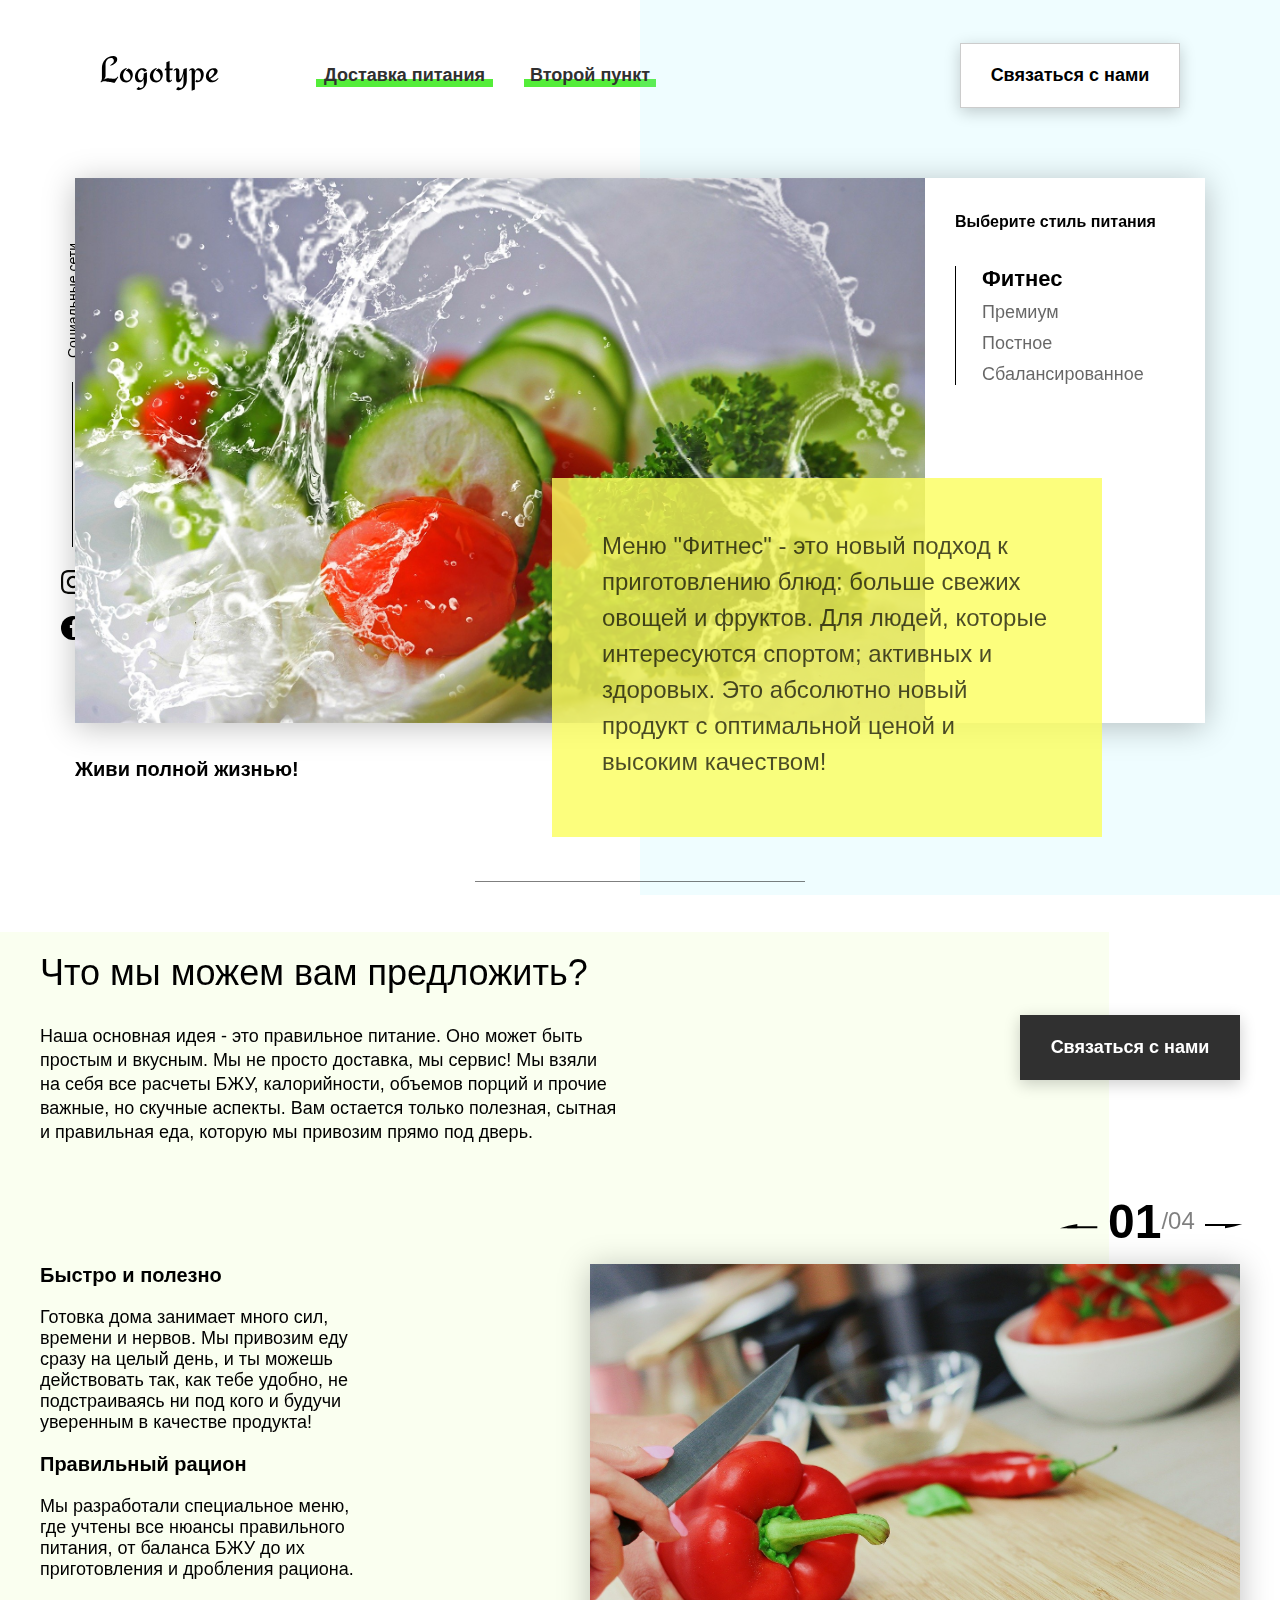
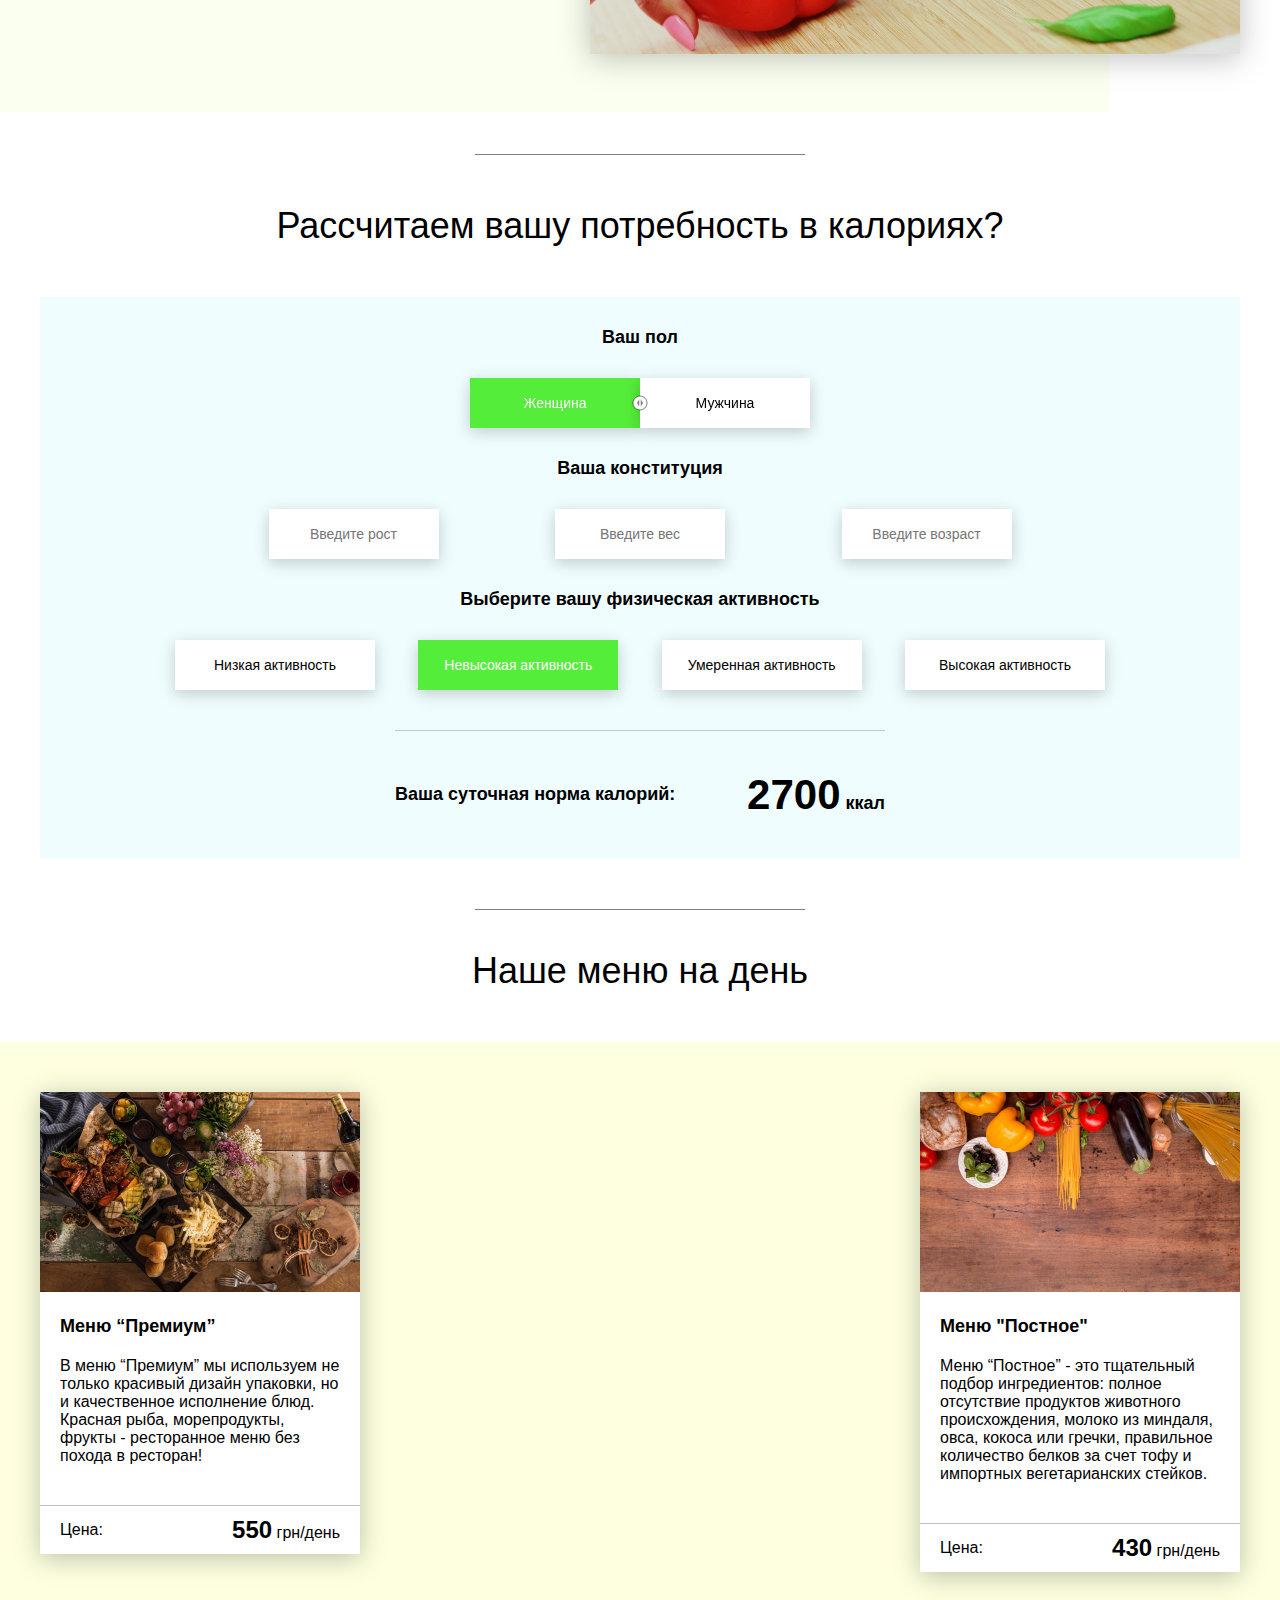
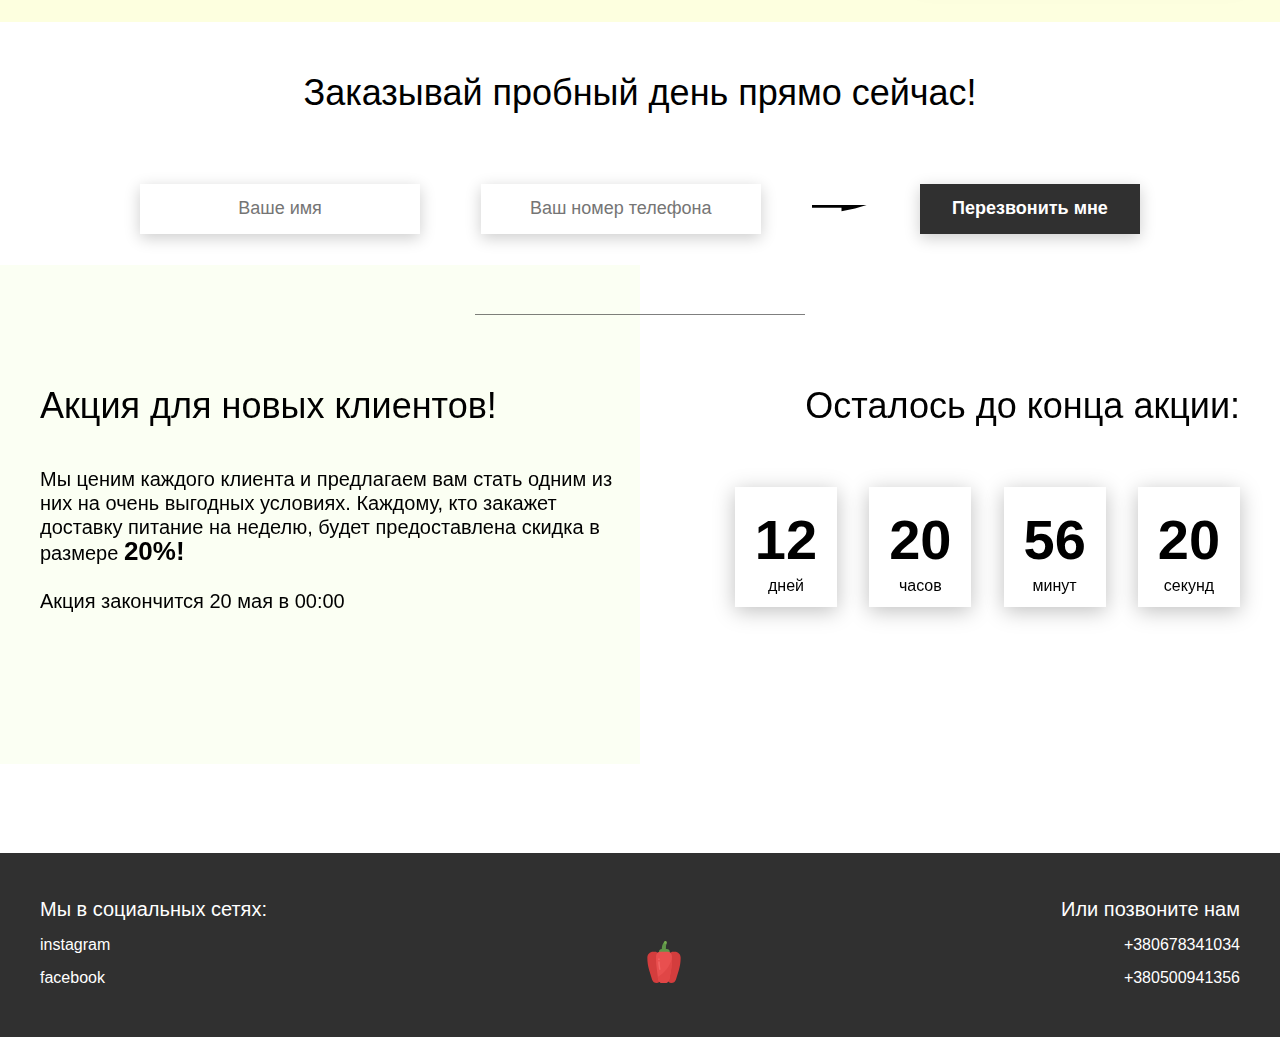
<file: HW5(2)/index.html>
<!DOCTYPE html>
<html lang="en">
<head>
	<meta charset="UTF-8">
	<meta name="viewport" content="width=device-width, initial-scale=1.0">
	<title>Food 5/2</title>
	<link rel="stylesheet" href="css/style.css">
</head>
<body>
<header class="header">
	<div class="header__left-block">
		<div class="header__logo">
			<img src="icons/logo.svg" alt="Логотип">
		</div>
		<nav class="header__links">
			<a href="#" class="header__link">Доставка питания</a>
			<a href="#" class="header__link">Второй пункт</a>
		</nav>
	</div>
	<div class="header__right-block">
		<button data-modal class="btn btn_white">Связаться с нами</button>
	</div>
</header>
<div class="sidepanel">
	<div class="sidepanel__text"><span>Социальные сети</span></div>
	<div class="sidepanel__divider"></div>
	<a href="#" class="sidepanel__icon">
		<img src="icons/instagram.svg" alt="instagram">
	</a>
	<a href="#" class="sidepanel__icon">
		<img src="icons/facebook.svg" alt="facebook">
	</a>
</div>

<div class="preview">
	<div class="bgc_blue"></div>
	<div class="container">
		<div class="tabcontainer">
			<div class="tabcontent">
				<img src="img/tabs/vegy.jpg" alt="vegy">
				<div class="tabcontent__descr">
					Меню "Фитнес" - это новый подход к приготовлению блюд: больше свежих овощей и фруктов. Для людей,
					которые интересуются спортом; активных и здоровых. Это абсолютно новый продукт с оптимальной ценой и
					высоким качеством!
				</div>
			</div>
			<div class="tabcontent">
				<img src="img/tabs/elite.jpg" alt="elite">
				<div class="tabcontent__descr">
					Меню “Премиум” - мы используем не только красивый дизайн упаковки, но и качественное исполнение
					блюд. Красная рыба, морепродукты, фрукты - ресторанное меню без похода в ресторан!
				</div>
			</div>
			<div class="tabcontent">
				<img src="img/tabs/post.jpg" alt="post">
				<div class="tabcontent__descr">
					Наше специальное “Постное меню” - это тщательный подбор ингредиентов: полное отсутствие продуктов
					животного происхождения. Полная гармония с собой и природой в каждом элементе! Все будет Ом!
				</div>
			</div>
			<div class="tabcontent">
				<img src="img/tabs/hamburger.jpg" alt="vegy">
				<div class="tabcontent__descr">
					Меню "Сбалансированное" - это соответствие вашего рациона всем научным рекомендациям. Мы тщательно
					просчитываем вашу потребность в к/б/ж/у и создаем лучшие блюда для вас.
				</div>
			</div>
			<div class="tabheader">
				<h3>Выберите стиль питания</h3>
				<div class="tabheader__items">
					<div class="tabheader__item tabheader__item_active">Фитнес</div>
					<div class="tabheader__item">Премиум</div>
					<div class="tabheader__item">Постное</div>
					<div class="tabheader__item">Сбалансированное</div>
				</div>
			</div>
		</div>
		<div class="preview__life">Живи полной жизнью!</div>
	</div>
</div>

<div class="divider"></div>

<div class="offer">
	<div class="bgc_y"></div>
	<div class="container">
		<div class="offer__text">
			<h2 class="title">Что мы можем вам предложить?</h2>
			<div class="offer__descr">
				Наша основная идея - это правильное питание. Оно может быть простым и вкусным. Мы не просто доставка, мы
				сервис! Мы взяли на себя все расчеты БЖУ, калорийности, объемов порций и прочие важные, но скучные
				аспекты. Вам остается только полезная, сытная и правильная еда, которую мы привозим прямо под дверь.
			</div>
		</div>
		<div class="offer__action">
			<button data-modal class="btn btn_dark">Связаться с нами</button>
		</div>
	</div>
	<div class="container">
		<div class="offer__advantages">
			<h2>Быстро и полезно</h2>
			<div class="offer__advantages-text">
				Готовка дома занимает много сил, времени и нервов. Мы привозим еду сразу на целый день, и ты можешь
				действовать так, как тебе удобно, не подстраиваясь ни под кого и будучи уверенным в качестве продукта!
			</div>
			<h2>Правильный рацион</h2>
			<div class="offer__advantages-text">
				Мы разработали специальное меню, где учтены все нюансы правильного питания, от баланса БЖУ до их
				приготовления и дробления рациона.
			</div>
		</div>
		<div class="offer__slider">
			<div class="offer__slider-counter">
				<div class="offer__slider-prev">
					<img src="icons/left.svg" alt="prev">
				</div>
				<span id="current">03</span>
				/
				<span id="total">04</span>
				<div class="offer__slider-next">
					<img src="icons/right.svg" alt="next">
				</div>
			</div>
			<div class="offer__slider-wrapper">
				<div class="offer__slide">
					<img src="img/slider/pepper.jpg" alt="pepper">
				</div>
				<!-- <div class="offer__slide">
					<img src="img/slider/food-12.jpg" alt="food">
				</div>
				<div class="offer__slide">
					<img src="img/slider/olive-oil.jpg" alt="oil">
				</div>
				<div class="offer__slide">
					<img src="img/slider/paprika.jpg" alt="paprika">
				</div> -->
			</div>
		</div>
	</div>
</div>

<div class="divider"></div>

<div class="calculating">
	<div class="container">
		<h2 class="title">Рассчитаем вашу потребность в калориях?
		</h2>
		<div class="calculating__field">
			<div class="calculating__subtitle">
				Ваш пол
			</div>
			<div class="calculating__choose" id="gender">
				<div class="calculating__choose-item calculating__choose-item_active">Женщина</div>
				<div class="calculating__choose-item">Мужчина</div>
			</div>

			<div class="calculating__subtitle">
				Ваша конституция
			</div>
			<div class="calculating__choose calculating__choose_medium">
				<input type="text" id="height" placeholder="Введите рост" class="calculating__choose-item">
				<input type="text" id="weight" placeholder="Введите вес" class="calculating__choose-item">
				<input type="text" id="age" placeholder="Введите возраст" class="calculating__choose-item">
			</div>

			<div class="calculating__subtitle">
				Выберите вашу физическая активность
			</div>
			<div class="calculating__choose calculating__choose_big">
				<div id="low" class="calculating__choose-item">Низкая активность</div>
				<div id="small" class="calculating__choose-item calculating__choose-item_active">Невысокая активность
				</div>
				<div id="medium" class="calculating__choose-item">Умеренная активность</div>
				<div id="high" class="calculating__choose-item">Высокая активность</div>
			</div>

			<div class="calculating__divider"></div>

			<div class="calculating__total">
				<div class="calculating__subtitle">
					Ваша суточная норма калорий:
				</div>
				<div class="calculating__result">
					<span>2700</span> ккал
				</div>
			</div>
		</div>
	</div>
</div>

<div class="divider"></div>

<div class="menu">
	<h2 class="title">Наше меню на день</h2>

	<div class="menu__field">
		<div id="cardWrapper" class="container">
			<div class="menu__item">
				<img src="img/tabs/elite.jpg" alt="elite">
				<h3 class="menu__item-subtitle">Меню “Премиум”</h3>
				<div class="menu__item-descr">В меню “Премиум” мы используем не только красивый дизайн упаковки, но и
					качественное исполнение блюд. Красная рыба, морепродукты, фрукты - ресторанное меню без похода в
					ресторан!
				</div>
				<div class="menu__item-divider"></div>
				<div class="menu__item-price">
					<div class="menu__item-cost">Цена:</div>
					<div class="menu__item-total"><span>550</span> грн/день</div>
				</div>
			</div>
			<div class="menu__item">
				<img src="img/tabs/post.jpg" alt="post">
				<h3 class="menu__item-subtitle">Меню "Постное"</h3>
				<div class="menu__item-descr">Меню “Постное” - это тщательный подбор ингредиентов: полное отсутствие
					продуктов животного происхождения, молоко из миндаля, овса, кокоса или гречки, правильное количество
					белков за счет тофу и импортных вегетарианских стейков.
				</div>
				<div class="menu__item-divider"></div>
				<div class="menu__item-price">
					<div class="menu__item-cost">Цена:</div>
					<div class="menu__item-total"><span>430</span> грн/день</div>
				</div>
			</div>
		</div>
	</div>
</div>

<div class="order">
	<div class="container">
		<div class="title">Заказывай пробный день прямо сейчас!</div>
		<form action="#" class="order__form">
			<input required placeholder="Ваше имя" name="name" type="text" class="order__input">
			<input required placeholder="Ваш номер телефона" name="phone" type="phone" class="order__input">
			<img src="icons/right.svg" alt="right">
			<button class="btn btn_dark btn_min">Перезвонить мне</button>
		</form>
	</div>
</div>

<div class="divider"></div>

<div class="promotion">
	<div class="bgc_y"></div>
	<div class="container">
		<div class="promotion__text">
			<div class="title">Акция для новых клиентов!</div>
			<div class="promotion__descr">
				Мы ценим каждого клиента и предлагаем вам стать одним из них на очень выгодных условиях.
				Каждому, кто закажет доставку питание на неделю, будет предоставлена скидка в размере <span>20%!</span>
				<br><br>
				Акция закончится 20 мая в 00:00
			</div>
		</div>
		<div class="promotion__timer">
			<div class="title">Осталось до конца акции:</div>
			<div class="timer">
				<div class="timer__block">
					<span id="days">12</span>
					дней
				</div>
				<div class="timer__block">
					<span id="hours">20</span>
					часов
				</div>
				<div class="timer__block">
					<span id="minutes">56</span>
					минут
				</div>
				<div class="timer__block">
					<span id="seconds">20</span>
					секунд
				</div>
			</div>
		</div>
	</div>
</div>

<footer class="footer">
	<div class="container">
		<div class="social">
			<div class="subtitle">Мы в социальных сетях:</div>
			<a href="#" class="link">instagram</a>
			<a href="#" class="link">facebook</a>
		</div>
		<div class="pepper">
			<img src="icons/veg.svg" alt="pepper">
		</div>
		<div class="call">
			<div class="subtitle">Или позвоните нам</div>
			<a href="#" class="link">+380678341034</a>
			<a href="#" class="link">+380500941356</a>
		</div>
	</div>
</footer>

<div class="modal">
	<div class="modal__dialog">
		<div class="modal__content">
			<form action="#">
				<div class="modal__close">&times;</div>
				<div class="modal__title">Мы свяжемся с вами как можно быстрее!</div>
				<input required placeholder="Ваше имя" name="name" type="text" class="modal__input">
				<input required placeholder="Ваш номер телефона" name="phone" type="phone" class="modal__input">
				<button class="btn btn_dark btn_min">Перезвонить мне</button>
			</form>
		</div>
	</div>
</div>
<script src="js/app.js"></script>
</body>
</html>
</file>
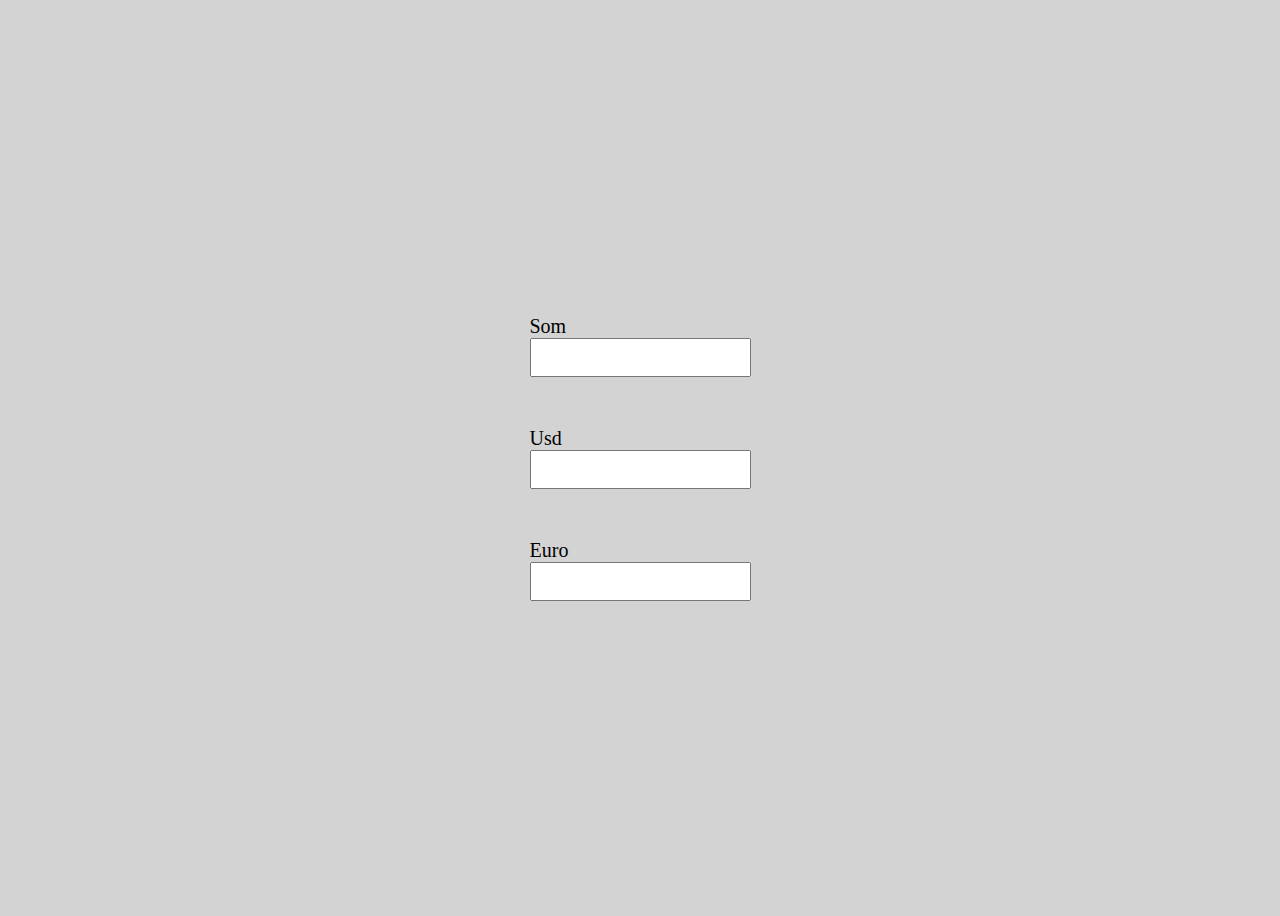
<file: hw6/index.html>
<!DOCTYPE html>
<html lang="en">
<head>
    <meta charset="UTF-8">
    <meta http-equiv="X-UA-Compatible" content="IE=edge">
    <meta name="viewport" content="width=device-width, initial-scale=1.0">
    <title>HW6</title>
    <link rel="stylesheet" href="style.css">
</head>
<body>
    <div class="wrapper">
        <div class="som">
            <label for="som">Som</label>
            <input type="number" id="som">
        </div>
        <div class="usd">
            <label for="usd">Usd</label>
            <input type="number" id="usd">
        </div>
        <div class="eur">
          <label for="eur">Euro</label>
            <input type="number" id="eur">
        </div>
    </div>
</body>
<script src="app.js"></script>
</html>
</file>
<file: HW5(2)/css/style.css>
* {
    box-sizing: border-box;
    margin: 0;
    padding: 0;
    font-family: Roboto, sans-serif;
}

a {
    text-decoration: none;
}

.btn {
    width: 220px;
    height: 65px;
    display: flex;
    justify-content: center;
    align-items: center;
    background-color: #fff;
    font-size: 18px;
    font-weight: 700;
    border: 1px solid rgba(0, 0, 0, 0.2);
    box-shadow: 0 4px 15px rgba(0, 0, 0, 0.2);
    cursor: pointer;
    transition: 0.3s all;
    outline: 0;
}

.btn_white {
    background-color: #fff;
}

.btn_dark {
    background-color: #303030;
    color: #fff;
    border: none;
}

.btn_min {
    height: 50px;
}

.btn:hover {
    box-shadow: 0 4px 30px rgba(0, 0, 0, 0.3);
}

.container {
    max-width: 1200px;
    margin: 0 auto;
}

.divider {
    width: 330px;
    height: 1px;
    margin: 0 auto;
    background-color: rgba(0, 0, 0, 0.5);
}

.title {
    font-size: 36px;
    font-weight: 400;
}

.header {
    display: flex;
    justify-content: space-between;
    align-items: center;
    height: 150px;
    padding: 0 100px;
}

.header__left-block {
    display: flex;
    justify-content: space-between;
    min-width: 550px;
}

.header__logo {
    max-width: 170px;
}

.header__logo img {
    width: 100%;
}

.header__links {
    display: flex;
    align-items: center;
}

.header__link {
    position: relative;
    margin-right: 45px;
    font-weight: 700;
    font-size: 18px;
    color: #303030;
}

.header__link:after {
    content: "";
    position: absolute;
    display: block;
    width: 110%;
    left: -5%;
    bottom: -1px;
    z-index: -1;
    height: 8px;
    background: #54ed39;
}

.header__link:last-child {
    margin-right: 0;
}

.sidepanel {
    position: fixed;
    left: 60px;
    top: 240px;
    height: 400px;
    width: 25px;
    display: flex;
    flex-direction: column;
    justify-content: space-between;
    align-items: center;
}

.sidepanel__text {
    width: 120px;
    height: 120px;
    font-size: 14px;
}

.sidepanel__text span {
    display: flex;
    transform: rotate(-90deg) translateX(-50px);
}

.sidepanel__divider {
    width: 1px;
    height: 165px;
    background-color: #000;
}

.sidepanel__icon {
    width: 24px;
    height: 24px;
}

.sidepanel__icon img {
    width: 100%;
}

.preview {
    padding: 28px 0 100px 0;
    position: relative;
}

.preview__life {
    font-weight: 700;
    font-size: 20px;
    margin-left: 35px;
    margin-top: 35px;
}

.bgc_blue {
    position: absolute;
    right: 0;
    top: -155px;
    width: 50vw;
    height: 900px;
    background: rgba(146, 242, 255, 0.15);
    z-index: -1;
}

.tabcontainer {
    display: flex;
    width: 1130px;
    margin: 0 auto;
    box-shadow: 0 4px 30px rgba(0, 0, 0, 0.25);
}

.tabcontent {
    width: 850px;
    position: relative;
}

.tabcontent img {
    width: 100%;
    height: 100%;
    object-fit: cover;
}

.tabcontent__descr {
    position: absolute;
    top: 300px;
    right: -177px;
    width: 550px;
    height: 359px;
    background: rgba(251, 254, 93, 0.8);
    padding: 50px;
    font-size: 24px;
    font-weight: 300;
    line-height: 36px;
    color: rgba(0, 0, 0, 0.7);
}

.tabheader {
    width: 280px;
    padding: 35px 30px;
    background-color: #fff;
}

.tabheader h3 {
    font-weight: 700;
    font-size: 16px;
}

.tabheader__items {
    margin-top: 35px;
    padding-left: 26px;
    border-left: 1px solid #000;
}

.tabheader__item {
    font-weight: 700;
    font-size: 18px;
    font-weight: 300;
    margin-top: 10px;
    color: rgba(0, 0, 0, 0.6);
    cursor: pointer;
    transition: 0.3s all;
}

.tabheader__item_active {
    color: #000;
    font-size: 22px;
    font-weight: 700;
}

.offer {
    padding: 70px 0 100px 0;
    position: relative;
}

.offer .container {
    display: flex;
    justify-content: space-between;
}

.offer .bgc_y {
    position: absolute;
    width: 1109px;
    height: 780px;
    background: rgba(243, 255, 222, 0.45);
    z-index: -1;
    top: 50px;
}

.offer__text {
    width: 580px;
}

.offer__descr {
    font-size: 18px;
    margin-top: 30px;
    font-weight: 300;
    line-height: 24px;
}

.offer__action {
    display: flex;
    align-items: center;
    justify-content: flex-end;
}

.offer__advantages {
    width: 330px;
    margin-top: 50px;
}

.offer__advantages h2 {
    font-weight: 700;
    font-size: 20px;
    margin-top: 20px;
}

.offer__advantages h2:first-child {
    margin-top: 70px;
}

.offer__advantages-text {
    margin-top: 20px;
    font-size: 18px;
    font-weight: 300;
    line-height: 21px;
}

.offer__slider {
    width: 650px;
    margin-top: 50px;
    display: flex;
    flex-direction: column;
    align-items: flex-end;
}

.offer__slider-counter {
    display: flex;
    width: 180px;
    align-items: center;
    font-size: 24px;
    color: rgba(0, 0, 0, 0.5);
}

.offer__slider-wrapper {
    width: 100%;
    margin-top: 15px;
    box-shadow: 0 4px 30px rgba(0, 0, 0, 0.25);
}

.offer__slider-prev {
    margin-right: 10px;
    cursor: pointer;
}

.offer__slider-next {
    margin-left: 10px;
    cursor: pointer;
}

.offer__slider #current {
    font-size: 48px;
    font-weight: 700;
    color: #000;
}

.offer__slide {
    width: 100%;
    height: 390px;
}

.offer__slide img {
    width: 100%;
    height: 100%;
    object-fit: cover;
}

.calculating {
    padding: 50px 0;
}

.calculating .title {
    text-align: center;
}

.calculating__field {
    width: 100%;
    margin-top: 50px;
    background: rgba(146, 242, 255, 0.15);
    padding: 30px 0 40px 0;
}

.calculating__subtitle {
    text-align: center;
    font-size: 18px;
    font-weight: 700;
    margin-top: 30px;
}

.calculating__subtitle:first-child {
    margin-top: 0;
}

.calculating #gender:after {
    content: "";
    position: absolute;
    top: 50%;
    transform: translateY(-50%);
    display: block;
    width: 16px;
    height: 16px;
    background: url(../icons/switch.svg) center center/cover no-repeat;
}

.calculating__choose {
    position: relative;
    display: flex;
    margin-top: 30px;
    justify-content: center;
}

.calculating__choose-item {
    display: flex;
    align-items: center;
    justify-content: center;
    width: 170px;
    height: 50px;
    padding: 0 10px;
    background: #fff;
    box-shadow: 0 4px 15px rgba(0, 0, 0, 0.2);
    border: none;
    text-align: center;
    font-size: 14px;
    cursor: pointer;
    outline: 0;
    transition: 0.3s all;
}

.calculating__choose-item_active {
    color: #fff;
    background-color: #54ed39;
}

.calculating__choose_medium {
    width: 743px;
    justify-content: space-between;
    margin: 30px auto 0 auto;
}

.calculating__choose_big {
    width: 930px;
    justify-content: space-between;
    margin: 30px auto 0 auto;
}

.calculating__choose_big .calculating__choose-item {
    width: 200px;
}

.calculating__divider {
    width: 490px;
    height: 1px;
    margin: 40px auto;
    background-color: rgba(0, 0, 0, 0.2);
}

.calculating__total {
    width: 490px;
    margin: 0 auto;
    display: flex;
    justify-content: space-between;
    align-items: center;
}

.calculating__result {
    font-size: 18px;
    font-weight: 700;
}

.calculating__result span {
    font-size: 42px;
}

.menu {
    padding: 40px 0 50px 0;
}

.menu .container {
    display: flex;
    justify-content: space-between;
    align-items: flex-start;
}

.menu .title {
    text-align: center;
}

.menu__field {
    margin-top: 50px;
    padding: 50px 0;
    width: 100%;
    background: rgba(249, 254, 126, 0.25);
}

.menu__item {
    width: 320px;
    min-height: 450px;
    background: #fff;
    box-shadow: 0 4px 25px rgba(0, 0, 0, 0.25);
    font-size: 16px;
    font-weight: 300;
}

.menu__item img {
    width: 100%;
    height: 200px;
    object-fit: cover;
}

.menu__item-subtitle {
    font-weight: 700;
    font-size: 18px;
    padding: 0 20px;
    margin-top: 20px;
}

.menu__item-descr {
    margin-top: 20px;
    padding: 0 20px;
}

.menu__item-divider {
    width: 100%;
    height: 1px;
    background-color: rgba(0, 0, 0, 0.25);
    margin-top: 40px;
}

.menu__item-price {
    display: flex;
    justify-content: space-between;
    align-items: center;
    padding: 10px 20px;
}

.menu__item-price span {
    font-size: 24px;
    font-weight: 700;
}

.order {
    padding-bottom: 80px;
}

.order .title {
    text-align: center;
}

.order__form {
    margin-top: 70px;
    padding: 0 100px;
    display: flex;
    justify-content: space-between;
    align-items: center;
}

.order__form img {
    transform: scale(1.5);
}

.order__input {
    width: 280px;
    height: 50px;
    background: #fff;
    box-shadow: 0 4px 15px rgba(0, 0, 0, 0.2);
    border: none;
    font-size: 18px;
    text-align: center;
    padding: 0 20px;
    outline: 0;
}

.promotion {
    padding: 70px 0 240px 0;
    position: relative;
}

.promotion .container {
    display: flex;
}

.promotion .bgc_y {
    position: absolute;
    width: 50%;
    height: 499px;
    background: rgba(243, 255, 222, 0.35);
    z-index: -1;
    top: -50px;
    left: 0;
}

.promotion__text {
    width: 50%;
}

.promotion__descr {
    margin-top: 40px;
    font-size: 20px;
    line-height: 24px;
    font-weight: 300;
}

.promotion__descr span {
    font-weight: 700;
    font-size: 26px;
}

.promotion__timer {
    width: 50%;
}

.promotion__timer .title {
    text-align: right;
}

.promotion__timer .timer {
    margin-top: 60px;
    padding-left: 95px;
    display: flex;
    justify-content: space-between;
    align-items: center;
}

.promotion__timer .timer__block {
    width: 102px;
    height: 120px;
    background: #fff;
    box-shadow: 0 4px 20px rgba(0, 0, 0, 0.25);
    font-size: 16px;
    font-weight: 300;
    text-align: center;
}

.promotion__timer .timer__block span {
    display: block;
    margin-top: 20px;
    margin-bottom: 5px;
    font-size: 56px;
    font-weight: 700;
}

.footer {
    min-height: 180px;
    background-color: #303030;
    padding: 45px 0 50px 0;
    color: #fff;
}

.footer .container {
    height: 100%;
    display: flex;
    justify-content: space-between;
    align-items: flex-end;
}

.footer .subtitle {
    font-size: 20px;
}

.footer .link {
    display: block;
    margin-top: 15px;
    font-size: 16px;
    color: #fff;
}

.footer .call {
    text-align: right;
}

.modal {
    position: fixed;
    top: 0;
    left: 0;
    z-index: 1050;
    display: none;
    width: 100%;
    height: 100%;
    overflow: hidden;
    background-color: rgba(0, 0, 0, 0.5);
}

.modal__dialog {
    max-width: 500px;
    margin: 40px auto;
}

.modal__content {
    position: relative;
    width: 100%;
    padding: 40px;
    background-color: #fff;
    border: 1px solid rgba(0, 0, 0, 0.2);
    border-radius: 4px;
    max-height: 80vh;
    overflow-y: auto;
}

.modal__close {
    position: absolute;
    top: 8px;
    right: 14px;
    font-size: 30px;
    color: #000;
    opacity: 0.5;
    font-weight: 700;
    border: none;
    background-color: transparent;
    cursor: pointer;
}

.modal__title {
    text-align: center;
    font-size: 22px;
    text-transform: uppercase;
}

.modal__input {
    display: block;
    margin: 20px auto 20px auto;
    width: 280px;
    height: 50px;
    background: #fff;
    box-shadow: 0 4px 15px rgba(0, 0, 0, 0.2);
    border: none;
    font-size: 18px;
    text-align: center;
    padding: 0 20px;
    outline: 0;
}

.modal .btn {
    display: block;
    width: 280px;
    margin: 0 auto;
}
.hide {
    display: none;
}
.show {
    display: block;
}
.fade {
    animation: fade 1.7s linear;
}

@keyframes fade {
    0% {
        opacity: .1;
    }
    100% {
        opacity: 1;
    }
}
</file>
<file: hw6/style.css>
body{
  display: flex;
  align-items: center;
  justify-content: center;
  height: 100vh;
  background-color: lightgray;
}

.wrapper > div {
  display: flex;
  flex-direction: column;
}

.usd, .eur{
  margin-top: 50px;
}

input{ 
  padding: 10px 20px;
}
label{
  font-size: 20px;
}
</file>
